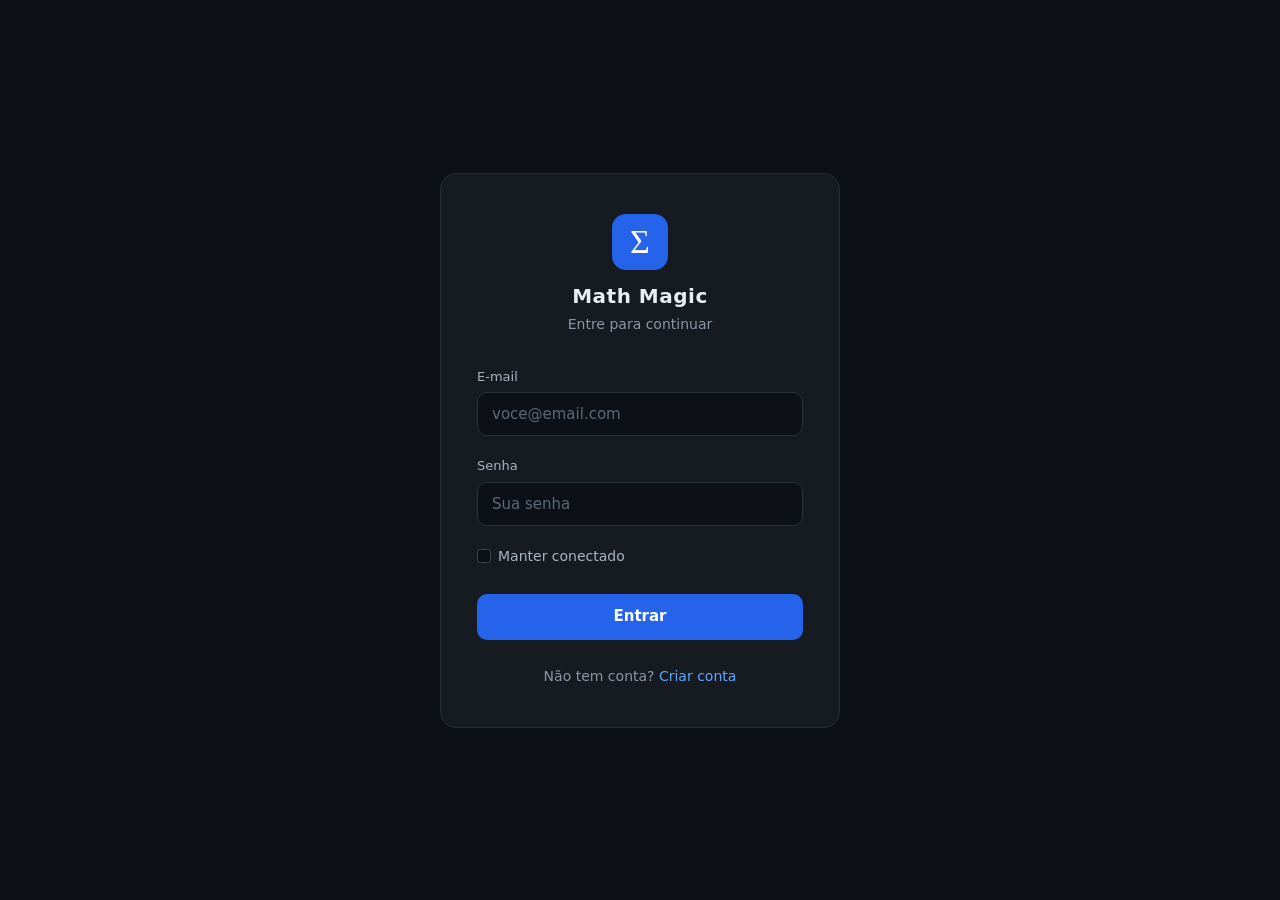
<file: index.html>
<!DOCTYPE html>
<html lang="pt-BR">

<head>
    <meta charset="UTF-8">
    <meta name="viewport" content="width=device-width, initial-scale=1.0">
    <title>Math Magic</title>
    <link rel="stylesheet" href="css/bootstrap/bootstrap.css">
    <link rel="stylesheet" href="css/index.css">
    <link rel="icon" type="image/png" href="img/LogoOF.jpg">
</head>

<body>
    <div id="Principal">
        <img id="ImagemPrincipal" src="img/formulas.avif" alt="Fórmulas matemáticas">

        <div id="Vitrine">
            <nav id="Cabecario" class="navbar navbar-expand-xl">
                <div class="container-fluid">

                    <a id="Logo" class="navbar-brand" href="AutorLifes.html">
                        <span id="Sigma" class="EstiloLetra">Σ</span>
                        <span id="NomeDaMarca" class="EstiloLetra">Math Magic</span>
                    </a>

                    <button class="navbar-toggler" type="button" data-bs-toggle="collapse" data-bs-target="#Opcoes"
                        aria-controls="Opcoes" aria-expanded="false" aria-label="Abrir menu">
                        <span class="navbar-toggler-icon"></span>
                    </button>

                    <div id="Opcoes" class="collapse navbar-collapse justify-content-end">
                        <ul class="navbar-nav align-items-xl-center">
                            <li class="nav-item">
                                <a href="index.html" class="nav-link LinksOpcoes EstiloLetra atual"
                                    aria-current="page">Início</a>
                            </li>
                            <li class="nav-item">
                                <a href="Questoes.html" class="nav-link LinksOpcoes EstiloLetra">Questões</a>
                            </li>
                            <li class="nav-item">
                                <a href="Ranking.html" class="nav-link LinksOpcoes EstiloLetra"
                                    aria-current="page">Ranking</a>
                            </li>
                            <li class="nav-item dropdown">
                                <a class="nav-link dropdown-toggle LinksOpcoes EstiloLetra" href="#" role="button"
                                    data-bs-toggle="dropdown" aria-expanded="false">UserMenu</a>
                                <div class="dropdown-menu dropdown-menu-end bg-darker" id="MenuUsuario">
                                    <h5 id="UsuarioNome">Nome:</h5>
                                    <p id="UsuarioEmail">email</p>
                                    <button class="btn btn-danger mt-1" type="button" onclick="logout()">Logout</button>
                                </div>
                            </li>
                        </ul>
                    </div>

                </div>
            </nav>

            <div id="Conteudo">
                <h5 id="FraseChamativa">SUA PLATAFORMA DE MATEMÁTICA!</h5>
                <h1 id="Titulo">Domine a Matemática do ENEM</h1>
                <p id="Descricao">Pratique, acompanhe seu desempenho e aprenda com resoluções comentadas.</p>

                <a href="Questoes.html" id="BtnQuestoes">Explorar Questões →</a>
                <a href="Materiais.html" id="BtnMateriais">Conhecer Materiais</a>

                <img src="img/cefetlogo.png" alt="logo do cefet" id="LogoDoCefet">
            </div>
        </div>
    </div>

    <script src="https://cdn.jsdelivr.net/npm/bootstrap@5.3.3/dist/js/bootstrap.bundle.min.js"></script>
    <script src="js/userMenu.js"></script>
    <script src="js/verificarLogin.js"></script>
    <script src="js/forcarLogin.js"></script>
</body>

</html>
</file>
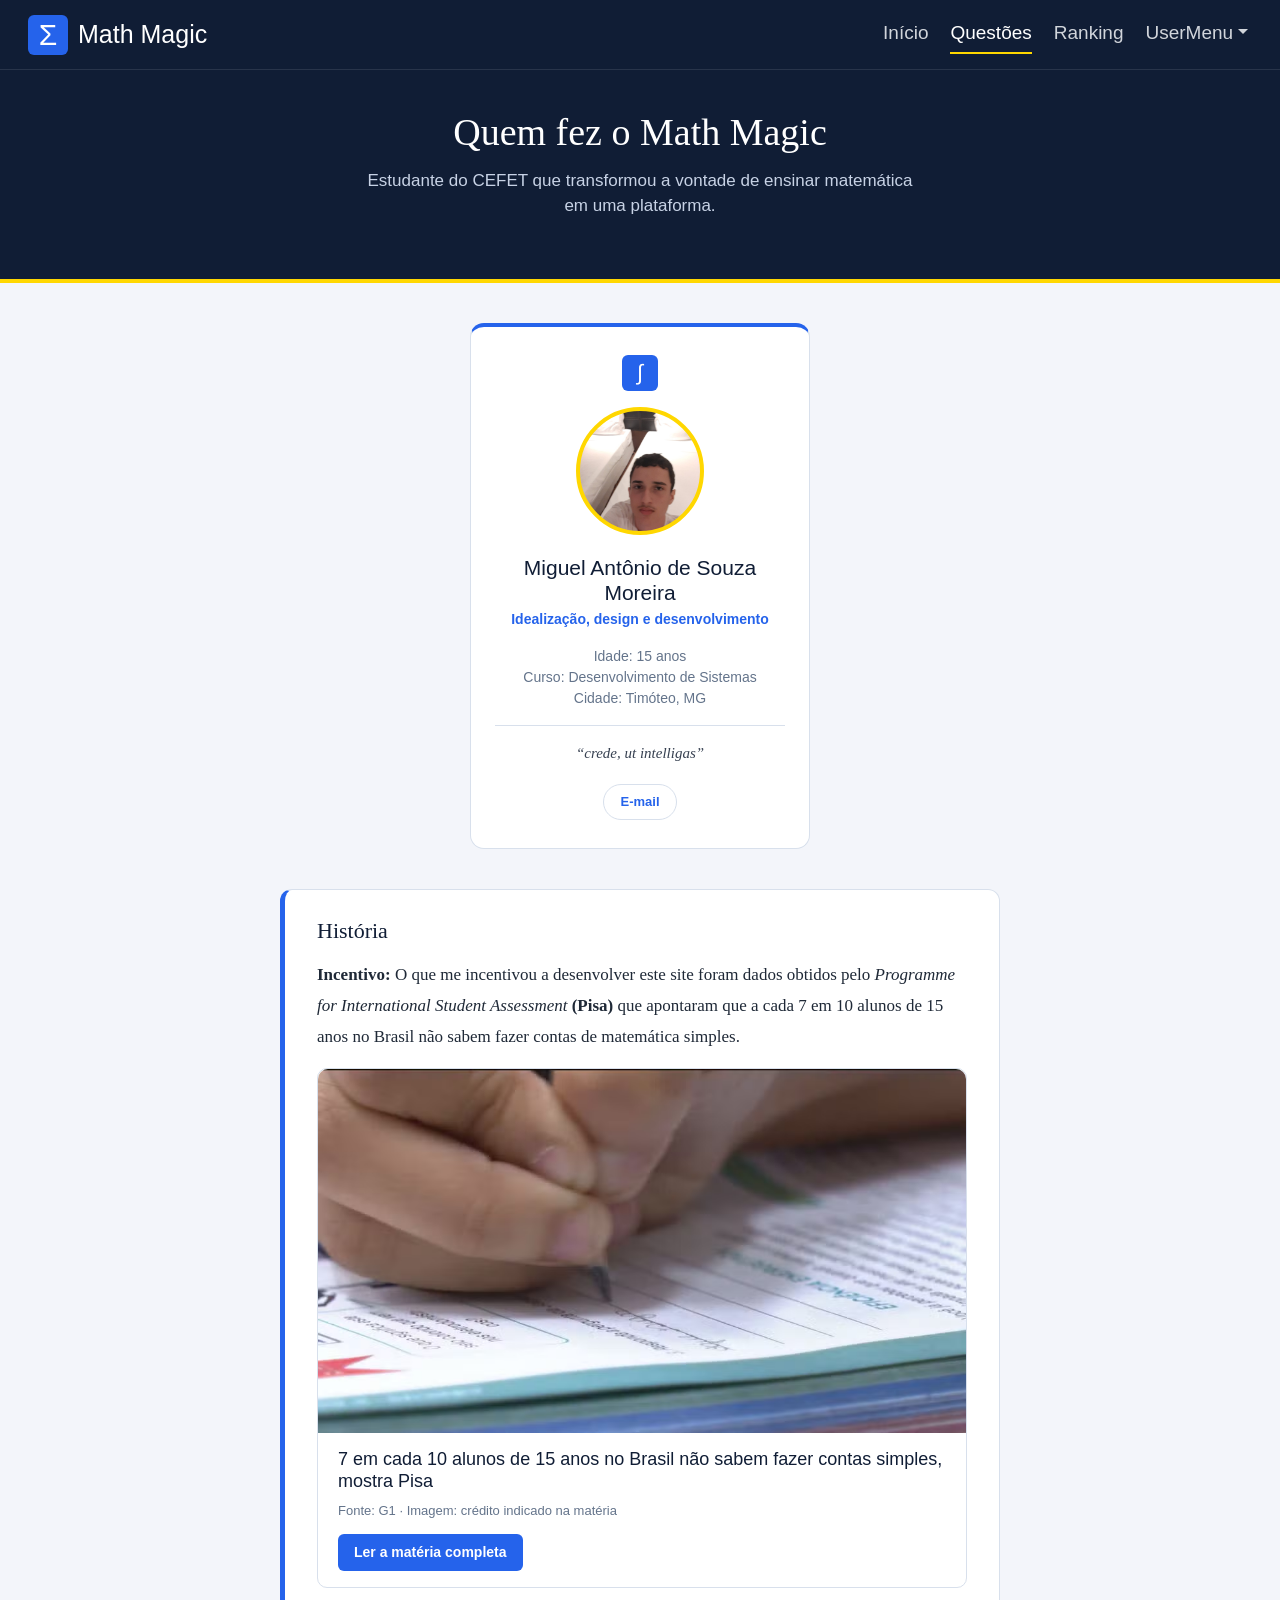
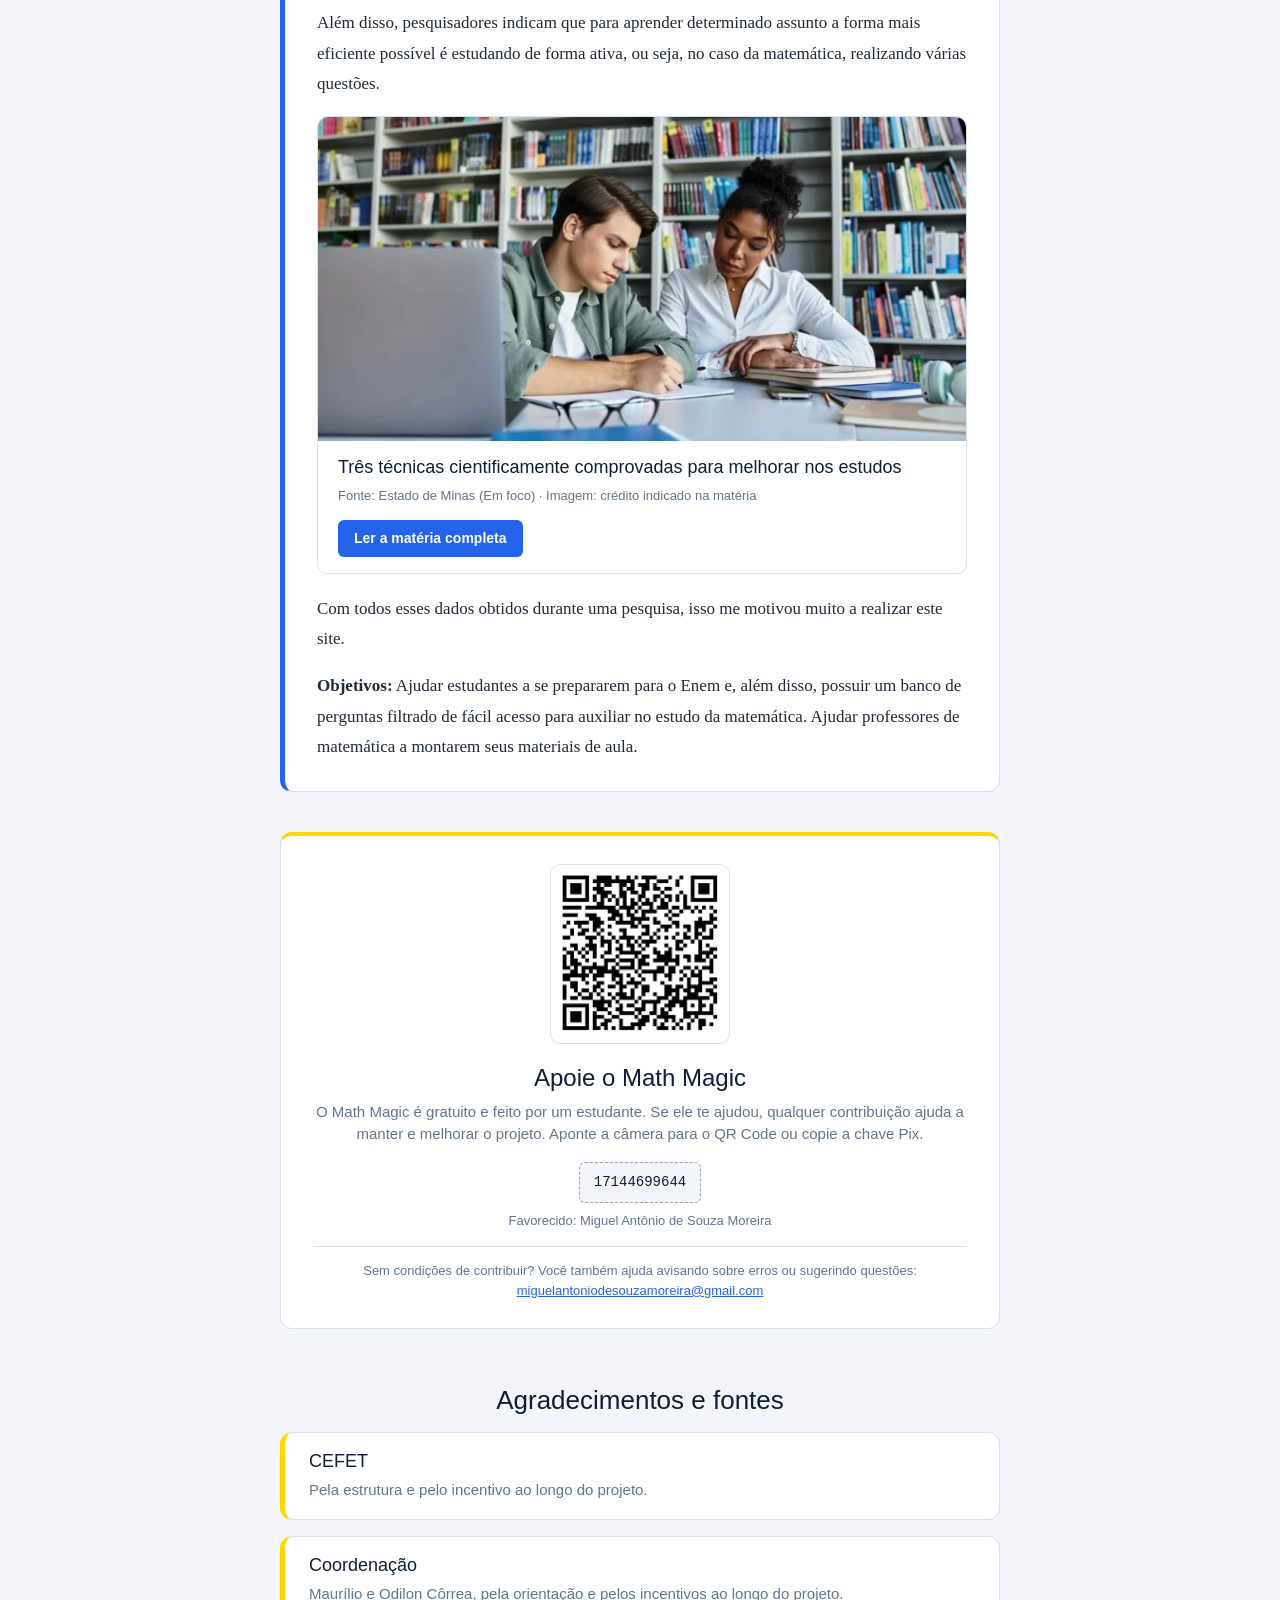
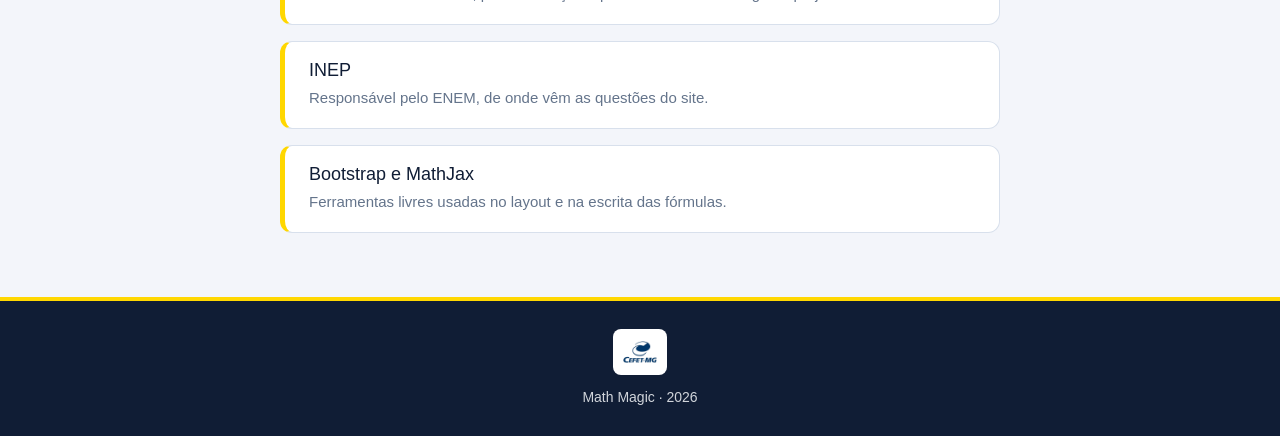
<file: AutorLifes.html>
<!DOCTYPE html>
<html lang="pt-BR">

<head>
    <meta charset="UTF-8">
    <meta name="viewport" content="width=device-width, initial-scale=1.0">
    <title>Math Magic - Créditos</title>
    <link rel="stylesheet" href="css/bootstrap/bootstrap.css">
    <link rel="stylesheet" href="css/Creditos.css">
    <link rel="icon" type="image/png" href="img/LogoOF.jpg">
</head>

<body>
    <nav id="Cabecario" class="navbar navbar-expand-md fixed-top">
        <div class="container-fluid">

            <a id="Logo" class="navbar-brand" href="AutorLifes.html">
                <span id="Sigma" class="EstiloLetra">Σ</span>
                <span id="NomeDaMarca" class="EstiloLetra">Math Magic</span>
            </a>

            <button class="navbar-toggler" type="button" data-bs-toggle="collapse" data-bs-target="#Opcoes"
                aria-controls="Opcoes" aria-expanded="false" aria-label="Abrir menu">
                <span class="navbar-toggler-icon"></span>
            </button>

            <div id="Opcoes" class="collapse navbar-collapse justify-content-end">
                <ul class="navbar-nav align-items-md-center">
                    <li class="nav-item">
                        <a href="index.html" class="nav-link LinksOpcoes EstiloLetra">Início</a>
                    </li>
                    <li class="nav-item">
                        <a href="Questoes.html" class="nav-link LinksOpcoes EstiloLetra atual"
                            aria-current="page">Questões</a>
                    </li>
                    <li class="nav-item">
                        <a href="Ranking.html" class="nav-link LinksOpcoes EstiloLetra"
                            aria-current="page">Ranking</a>
                    </li>
                    <li class="nav-item dropdown">
                        <a class="nav-link dropdown-toggle LinksOpcoes EstiloLetra" href="#" role="button"
                            data-bs-toggle="dropdown" aria-expanded="false">UserMenu</a>
                        <div class="dropdown-menu dropdown-menu-end bg-darker" id="MenuUsuario">
                            <h5 id="UsuarioNome">Nome:</h5>
                            <p id="UsuarioEmail">email</p>
                            <button class="btn btn-danger mt-1" type="button" onclick="logout()">Logout</button>
                        </div>
                    </li>
                </ul>
            </div>

        </div>
    </nav>

    <div id="Topo">
        <h1 id="Titulo">Quem fez o Math Magic</h1>
        <p id="Subtitulo">Estudante do CEFET que transformou a vontade de ensinar matemática em uma plataforma.</p>
    </div>

    <div id="Equipe">
        <div class="Autor">
            <div class="AutorSimbolo">∫</div>
            <div class="AutorFoto" role="img" aria-label="Foto de Miguel Antônio"
                style="background-image: url('img/MiguelAntonio.png');"></div>
            <h3 class="AutorNome">Miguel Antônio de Souza Moreira</h3>
            <p class="AutorFuncao">Idealização, design e desenvolvimento</p>
            <ul class="AutorDados">
                <li>Idade: 15 anos</li>
                <li>Curso: Desenvolvimento de Sistemas</li>
                <li>Cidade: Timóteo, MG</li>
            </ul>
            <p class="AutorFrase">“crede, ut intelligas”</p>
            <div class="AutorLinks">
                <a href="mailto:miguelantoniodesouzamoreira@gmail.com">E-mail</a>
            </div>
        </div>
    </div>

    <div id="Teorema">
        <h4>História</h4>
        <p><b>Incentivo:</b> O que me incentivou a desenvolver este site foram dados obtidos pelo <i>Programme for
                International Student Assessment</i> <b>(Pisa)</b> que apontaram que a cada 7 em 10 alunos de 15 anos no
            Brasil não sabem fazer contas de matemática simples.</p>

        <div class="Noticia">
            <a href="https://g1.globo.com/educacao/noticia/2026/09/08/7-em-cada-10-alunos-de-15-anos-no-brasil-nao-sabem-fazer-contas-simples-mostra-pisa.ghtml"
                target="_blank" rel="noopener">
                <img src="img/JornalImagem.png" alt="Imagem divulgada pelo G1 sobre o resultado do Pisa"
                    class="NoticiaImagem">
            </a>
            <div class="NoticiaTexto">
                <h3 class="NoticiaTitulo">7 em cada 10 alunos de 15 anos no Brasil não sabem fazer contas simples,
                    mostra Pisa</h3>
                <p class="NoticiaFonte">Fonte: G1 · Imagem: crédito indicado na matéria</p>
                <a href="https://g1.globo.com/educacao/noticia/2026/09/08/7-em-cada-10-alunos-de-15-anos-no-brasil-nao-sabem-fazer-contas-simples-mostra-pisa.ghtml"
                    target="_blank" rel="noopener" class="NoticiaLink">Ler a matéria completa</a>
            </div>
        </div>

        <p>Além disso, pesquisadores indicam que para aprender determinado assunto a forma mais eficiente
            possível é estudando de forma ativa, ou seja, no caso da matemática, realizando várias questões.</p>

        <div class="Noticia">
            <a href="https://www.em.com.br/emfoco/2026/01/25/tres-tecnicas-cientificamente-comprovadas-para-melhorar-nos-estudos/"
                target="_blank" rel="noopener">
                <img src="img/EsAtivo.png" alt="Imagem divulgada pelo Estado de Minas sobre técnicas de estudo"
                    class="NoticiaImagem">
            </a>
            <div class="NoticiaTexto">
                <h3 class="NoticiaTitulo">Três técnicas cientificamente comprovadas para melhorar nos estudos</h3>
                <p class="NoticiaFonte">Fonte: Estado de Minas (Em foco) · Imagem: crédito indicado na matéria</p>
                <a href="https://www.em.com.br/emfoco/2026/01/25/tres-tecnicas-cientificamente-comprovadas-para-melhorar-nos-estudos/"
                    target="_blank" rel="noopener" class="NoticiaLink">Ler a matéria completa</a>
            </div>
        </div>

        <p>Com todos esses dados obtidos durante uma pesquisa, isso me motivou muito a realizar este site.</p>
        <p><b>Objetivos:</b> Ajudar estudantes a se prepararem para o Enem e, além disso, possuir um banco
            de perguntas filtrado de fácil acesso para auxiliar no estudo da matemática. Ajudar professores de
            matemática a montarem seus materiais de aula.</p>
    </div>

    <div id="Apoie">
        <img src="img/Qr-code.png" alt="QR Code do Pix para apoiar o Math Magic" id="ApoieQr">
        <h2 id="ApoieTitulo">Apoie o Math Magic</h2>
        <p id="ApoieDescricao">O Math Magic é gratuito e feito por um estudante. Se ele te ajudou, qualquer
            contribuição ajuda a manter e melhorar o projeto. Aponte a câmera para o QR Code ou copie a chave Pix.
        </p>
        <div id="PixLinha">
            <div id="PixChave">17144699644</div>
        </div>
        <p id="PixAviso"></p>
        <p id="PixFavorecido">Favorecido: Miguel Antônio de Souza Moreira</p>
        <p id="ApoieOutras">Sem condições de contribuir? Você também ajuda avisando sobre erros ou sugerindo
            questões: <a href="mailto:miguelantoniodesouzamoreira@gmail.com">miguelantoniodesouzamoreira@gmail.com</a>
        </p>
    </div>

    <div id="Agradecimentos">
        <h2 id="AgradecimentosTitulo">Agradecimentos e fontes</h2>
        <div class="Agradecimento">
            <h4>CEFET</h4>
            <p>Pela estrutura e pelo incentivo ao longo do projeto.</p>
        </div>
        <div class="Agradecimento">
            <h4>Coordenação</h4>
            <p>Maurílio e Odilon Côrrea, pela orientação e pelos incentivos ao longo do projeto.</p>
        </div>
        <div class="Agradecimento">
            <h4>INEP</h4>
            <p>Responsável pelo ENEM, de onde vêm as questões do site.</p>
        </div>
        <div class="Agradecimento">
            <h4>Bootstrap e MathJax</h4>
            <p>Ferramentas livres usadas no layout e na escrita das fórmulas.</p>
        </div>
    </div>

    <div id="Rodape">
        <img src="img/cefetlogo.png" alt="logo do cefet" id="LogoDoCefet">
        <p>Math Magic · 2026</p>
    </div>

    <script src="https://cdn.jsdelivr.net/npm/bootstrap@5.3.3/dist/js/bootstrap.bundle.min.js"></script>
    <script src="js/userMenu.js"></script>
</body>

</html>
</file>
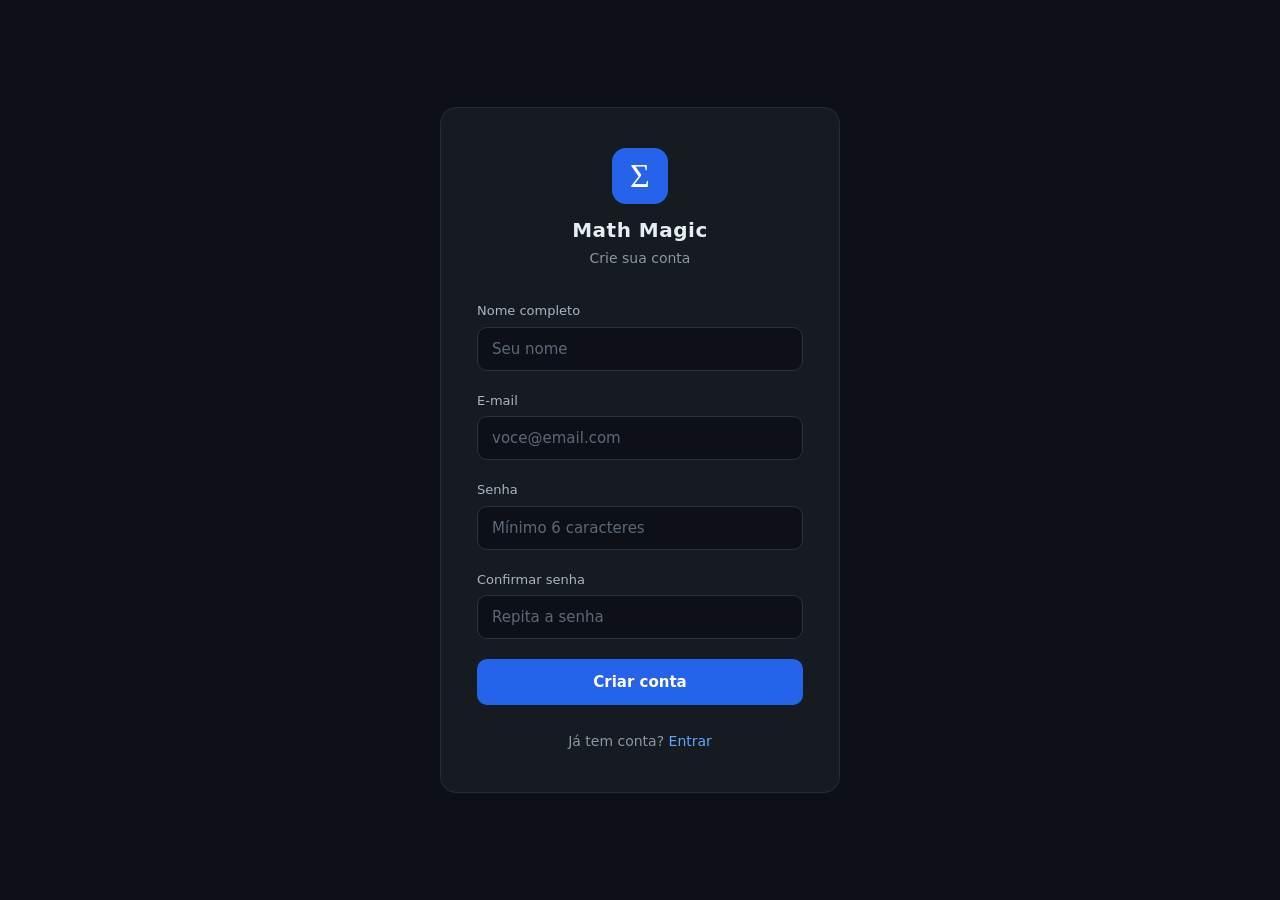
<file: Cadastro.html>
<!DOCTYPE html>
<html lang="pt-br" data-bs-theme="dark">

<head>
  <meta charset="UTF-8">
  <meta name="viewport" content="width=device-width, initial-scale=1">
  <title>Criar conta · Math Magic</title>
  <link rel="stylesheet" href="css/bootstrap/bootstrap.css">
  <link rel="stylesheet" href="css/EstilosEntrada.css">
</head>

<body>
  <main class="cartao">
    <div class="marca">
      <div class="logo" aria-hidden="true">&Sigma;</div>
      <h1 class="nome-marca">Math Magic</h1>
      <p class="subtitulo">Crie sua conta</p>
    </div>

    <form id="formulario">
      <div class="campo">
        <label for="nome">Nome completo</label>
        <input type="text" class="form-control" id="nome" placeholder="Seu nome" required>
        <div class="invalid-feedback">Digite seu nome.</div>
      </div>

      <div class="campo">
        <label for="email">E-mail</label>
        <input type="email" class="form-control" id="email" placeholder="voce@email.com" required>
        <div class="invalid-feedback">Digite um e-mail válido.</div>
      </div>

      <div class="campo">
        <label for="senha">Senha</label>
        <input type="password" class="form-control" id="senha" minlength="6" placeholder="Mínimo 6 caracteres" required>
        <div class="invalid-feedback">Use pelo menos 6 caracteres.</div>
      </div>

      <div class="campo">
        <label for="confirmar">Confirmar senha</label>
        <input type="password" class="form-control" id="confirmar" placeholder="Repita a senha" required>
        <div class="invalid-feedback">As senhas precisam ser iguais.</div>
      </div>

      <button type="submit" class="btn btn-principal" onclick="Cadastrar()" type="submit">Criar conta</button>
    </form>

    <p class="rodape">Já tem conta? <a href="Login.html">Entrar</a></p>

    <script src="js/cadastrar.js"></script>
    <script src="js/verificarLogin.js"></script>
    <script src="js/loginAtivo.js"></script>
  </main>
</body>

</html>
</file>
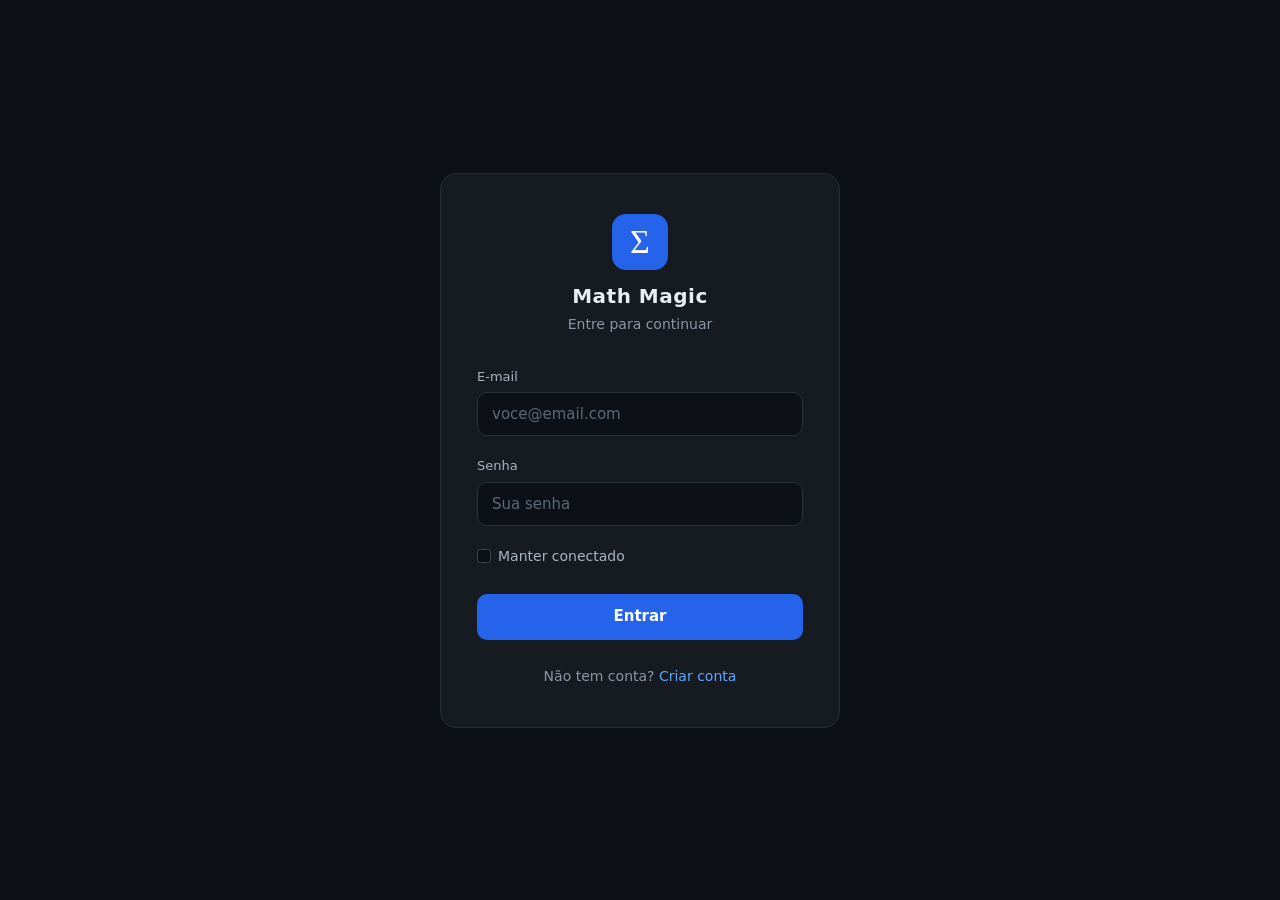
<file: Login.html>
<!DOCTYPE html>
<html lang="pt-br" data-bs-theme="dark">
<head>
  <meta charset="UTF-8">
  <meta name="viewport" content="width=device-width, initial-scale=1">
  <title>Entrar · Math Magic</title>
  <link href="css/bootstrap/bootstrap.css" rel="stylesheet">
  <link href="css/EstilosEntrada.css" rel="stylesheet">
</head>
<body>
  <main class="cartao">
    <div class="marca">
      <div class="logo" aria-hidden="true">&Sigma;</div>
      <h1 class="nome-marca">Math Magic</h1>
      <p class="subtitulo">Entre para continuar</p>
    </div>

    <form id="formulario">
      <div class="campo">
        <label for="email">E-mail</label>
        <input type="email" class="form-control" id="email" placeholder="voce@email.com" required>
        <div class="invalid-feedback">Digite um e-mail válido.</div>
      </div>

      <div class="campo">
        <label for="senha">Senha</label>
        <input type="password" class="form-control" id="senha" placeholder="Sua senha" required>
        <div class="invalid-feedback">Digite sua senha.</div>
      </div>

      <div class="form-check opcoes">
        <input class="form-check-input" type="checkbox" id="lembrar">
        <label class="form-check-label" for="lembrar">Manter conectado</label>
      </div>

      <button type="button" class="btn btn-principal" onclick="Login()">Entrar</button>
    </form>

    <p class="rodape">Não tem conta? <a href="Cadastro.html">Criar conta</a></p>
  </main>
  <script src="js/login.js"></script>
  <script src="js/verificarLogin.js"></script>
  <script src="js/loginAtivo.js"></script>
</body>
</html>
</file>
<file: css/index.css>
* {
    margin: 0px;
    padding: 0px;
}

body {
    background-color: #F4F7FC;
    font-family: Arial, Helvetica, sans-serif;
}

#Principal {
    display: flex;
    min-height: 100vh;
}

/* ===== NAVBAR (sem alterações) ===== */
#Cabecario {
    width: 100%;
    min-height: 70px;
    padding: 0;
    background-color: #101D35;
    border-bottom: 1px solid rgba(255, 255, 255, .1);
}

#Logo {
    display: flex;
    align-items: center;
    gap: 10px;
    margin: 0;
    padding: 0;
}

#Sigma {
    margin-left: 16px;
    display: flex;
    align-items: center;
    justify-content: center;
    width: 40px;
    height: 40px;
    background-color: #2563EB;
    color: white;
    font-size: 30px;
    border-radius: 6px;
}

#NomeDaMarca {
    color: white;
    font-size: 25px;
    transition: 0.2s;
}

#Logo:hover #NomeDaMarca {
    color: #FFD700;
}

#Opcoes {
    margin-right: 20px;
}

#Opcoes .navbar-nav {
    gap: 22px;
}

.LinksOpcoes,
.navbar-nav .nav-link.LinksOpcoes {
    display: inline-block;
    padding: 4px 0 6px;
    color: #D1D5DB;
    font-size: 19px;
    cursor: pointer;
    transition: color .3s, transform .3s;
}

.LinksOpcoes:hover,
.navbar-nav .nav-link.LinksOpcoes:hover {
    color: white;
    transform: scale(1.08);
}

.atual,
.navbar-nav .nav-link.atual {
    color: white;
    box-shadow: inset 0 -2px 0 #FFD700;
}

.navbar-toggler {
    margin-right: 10px;
    border-color: rgba(255, 255, 255, .4);
}

.navbar-toggler-icon {
    filter: invert(1);
}

#MenuUsuario {
    min-width: 220px;
    padding: 14px 18px;
    background-color: #101D35;
    border: 1px solid rgba(255, 255, 255, .1);
    border-radius: 10px;
}

#UsuarioNome {
    margin: 0;
    color: white;
    font-size: 16px;
    font-weight: 700;
}

#UsuarioEmail {
    margin: 2px 0 0;
    color: #D1D5DB;
    font-size: 13px;
}
/* ===== FIM NAVBAR ===== */


/* ===== IMAGEM (lado esquerdo) ===== */
#ImagemPrincipal {
    width: 45%;
    height: 100vh;
    object-fit: cover;
}


/* ===== CONTEÚDO (lado direito) ===== */
#Vitrine {
    display: flex;
    flex-direction: column;
    width: 55%;
}

#Conteudo {
    flex: 1;
    display: flex;
    flex-direction: column;
    justify-content: center;
    padding: 3vh 20px;
    text-align: center;
}

#FraseChamativa {
    margin-bottom: 2vh;
    color: blue;
    font-size: 16px;
    letter-spacing: 1px;
}

#Titulo {
    margin-bottom: 2vh;
    color: rgb(216, 63, 63);
    font-family: Cambria, Cochin, Georgia, Times, 'Times New Roman', serif;
    font-size: 44px;
}

#Descricao {
    width: 80%;
    max-width: 480px;
    margin: 0 auto 4vh auto;
    color: #444546;
    font-family: Georgia, "Times New Roman", serif;
    font-size: 17px;
    font-weight: bold;
    line-height: 26px;
}

#BtnQuestoes,
#BtnMateriais {
    display: block;
    width: 80%;
    max-width: 360px;
    margin: 0 auto 2vh auto;
    padding: 14px 20px;
    color: white;
    border-radius: 8px;
    font-size: 24px;
    font-weight: bold;
    text-decoration: none;
    transition: 0.3s;
}

#BtnQuestoes {
    background-color: #2563eb;
}

#BtnMateriais {
    background-color: #ff0000;
}

#BtnQuestoes:hover,
#BtnMateriais:hover {
    box-shadow: 4px 5px 5px rgb(106, 106, 106);
    transform: translateY(-2px);
}

#LogoDoCefet {
    display: block;
    width: 120px;
    margin: 3vh auto 0 auto;
}


/* ===== navbar colapsada (hambúrguer) ===== */
@media (max-width: 1199px) {
    #Cabecario {
        min-height: 60px;
    }

    #Sigma {
        margin-left: 10px;
    }

    #NomeDaMarca {
        font-size: 17px;
    }

    #Opcoes {
        margin: 0;
        padding: 10px 16px 14px;
    }

    #Opcoes .navbar-nav {
        gap: 6px;
    }

    .LinksOpcoes,
    .navbar-nav .nav-link.LinksOpcoes {
        font-size: 16px;
    }
}


/* ===== TABLET E CELULAR: conteúdo em cima, imagem embaixo ===== */
@media (max-width: 991px) {
    #Principal {
        flex-direction: column-reverse;
    }

    #Vitrine {
        width: 100%;
    }

    #ImagemPrincipal {
        width: 100%;
        height: 180px;
    }
}

@media (max-width: 600px) {
    #Conteudo {
        padding: 36px 20px 30px 20px;
    }

    #Titulo {
        font-size: 30px;
    }

    #Descricao {
        width: 100%;
        font-size: 16px;
    }

    #BtnQuestoes,
    #BtnMateriais {
        width: 100%;
        font-size: 20px;
    }
}

@media (max-width: 380px) {
    #NomeDaMarca {
        font-size: 15px;
    }

    #BtnQuestoes,
    #BtnMateriais {
        font-size: 18px;
    }
}
</file>
<file: css/Creditos.css>
* {
    box-sizing: border-box;
}

body {
    margin: 0;
    background-color: #F3F5FA;
    color: #1F2937;
    font-family: Arial, Helvetica, sans-serif;
    line-height: 1.5;
}

/* ===== NAVBAR (sem alterações) ===== */
#Cabecario {
    width: 100%;
    min-height: 70px;
    padding: 0;
    background-color: #101D35;
    border-bottom: 1px solid rgba(255, 255, 255, .1);
}

#Logo {
    display: flex;
    align-items: center;
    gap: 10px;
    margin: 0;
    padding: 0;
}

#Sigma {
    margin-left: 16px;
    display: flex;
    align-items: center;
    justify-content: center;
    width: 40px;
    height: 40px;
    background-color: #2563EB;
    color: white;
    font-size: 30px;
    border-radius: 6px;
}

#NomeDaMarca {
    color: white;
    font-size: 25px;
    transition: 0.2s;
}

#Logo:hover #NomeDaMarca {
    color: #FFD700;
}

#Opcoes {
    margin-right: 20px;
}

#Opcoes .navbar-nav {
    gap: 22px;
}

.LinksOpcoes,
.navbar-nav .nav-link.LinksOpcoes {
    display: inline-block;
    padding: 4px 0 6px;
    color: #D1D5DB;
    font-size: 19px;
    cursor: pointer;
    transition: color .3s, transform .3s;
}

.LinksOpcoes:hover,
.navbar-nav .nav-link.LinksOpcoes:hover {
    color: white;
    transform: scale(1.08);
}

.atual,
.navbar-nav .nav-link.atual {
    color: white;
    box-shadow: inset 0 -2px 0 #FFD700;
}

.navbar-toggler {
    margin-right: 10px;
    border-color: rgba(255, 255, 255, .4);
}

.navbar-toggler-icon {
    filter: invert(1);
}

#MenuUsuario {
    min-width: 220px;
    padding: 14px 18px;
    background-color: #101D35;
    border: 1px solid rgba(255, 255, 255, .1);
    border-radius: 10px;
}

#UsuarioNome {
    margin: 0;
    color: white;
    font-size: 16px;
    font-weight: 700;
}

#UsuarioEmail {
    margin: 2px 0 0;
    color: #D1D5DB;
    font-size: 13px;
}

#Topo {
    padding: 110px 20px 60px 20px;
    background-color: #101D35;
    border-bottom: 4px solid #FFD700;
    text-align: center;
}

#Titulo {
    margin: 0 0 12px 0;
    color: white;
    font-family: Georgia, "Times New Roman", serif;
    font-size: 38px;
}

#Subtitulo {
    max-width: 560px;
    margin: 0 auto;
    color: #C7D2E5;
    font-size: 17px;
}


/* ===== AUTOR ===== */
#Equipe {
    margin-top: 40px;
    padding: 0 20px;
}

.Autor {
    max-width: 340px;
    margin: 0 auto;
    padding: 28px 24px;
    background-color: white;
    border: 1px solid #D8E0EC;
    border-top: 4px solid #2563EB;
    border-radius: 14px;
    text-align: center;
}

.AutorSimbolo {
    width: 36px;
    height: 36px;
    margin: 0 auto 16px auto;
    background-color: #2563EB;
    color: white;
    font-size: 22px;
    line-height: 36px;
    border-radius: 6px;
}

.AutorFoto {
    width: 128px;
    height: 128px;
    margin: 0 auto 20px auto;
    background-color: #E2E8F0;
    background-size: cover;
    background-position: center;
    border: 4px solid #FFD700;
    border-radius: 50%;
}

.AutorNome {
    margin: 0 0 4px 0;
    color: #101D35;
    font-size: 21px;
}

.AutorFuncao {
    margin: 0 0 16px 0;
    color: #2563EB;
    font-size: 14px;
    font-weight: bold;
}

.AutorDados {
    margin: 0 0 16px 0;
    padding: 0;
    list-style: none;
    color: #64748B;
    font-size: 14px;
}

.AutorFrase {
    margin: 0 0 20px 0;
    padding-top: 16px;
    border-top: 1px solid #D8E0EC;
    color: #374151;
    font-family: Georgia, "Times New Roman", serif;
    font-size: 15px;
    font-style: italic;
}

.AutorLinks a {
    display: inline-block;
    padding: 7px 16px;
    color: #2563EB;
    border: 1px solid #D8E0EC;
    border-radius: 20px;
    font-size: 13px;
    font-weight: bold;
    text-decoration: none;
}

.AutorLinks a:hover {
    color: white;
    background-color: #2563EB;
    border-color: #2563EB;
}


/* ===== HISTÓRIA ===== */
#Teorema {
    width: 90%;
    max-width: 720px;
    margin: 40px auto 0 auto;
    padding: 28px 32px 12px 32px;
    background-color: white;
    border: 1px solid #D8E0EC;
    border-left: 5px solid #2563EB;
    border-radius: 12px;
    font-family: Georgia, "Times New Roman", serif;
    font-size: 17px;
    line-height: 1.8;
}

#Teorema h4 {
    margin: 0 0 16px 0;
    color: #101D35;
    font-size: 22px;
}

#Teorema p {
    margin: 0 0 16px 0;
}

.Noticia {
    margin: 0 0 20px 0;
    border: 1px solid #D8E0EC;
    border-radius: 10px;
    font-family: Arial, Helvetica, sans-serif;
    line-height: 1.5;
}

.NoticiaImagem {
    display: block;
    width: 100%;
    height: auto;
    border-radius: 10px 10px 0 0;
}

.NoticiaTexto {
    padding: 16px 20px;
}

.NoticiaTitulo {
    margin: 0 0 8px 0;
    color: #101D35;
    font-size: 18px;
}

#Teorema .NoticiaFonte {
    margin: 0 0 14px 0;
    color: #64748B;
    font-size: 13px;
}

.NoticiaLink {
    display: inline-block;
    padding: 8px 16px;
    color: white;
    background-color: #2563EB;
    border-radius: 6px;
    font-size: 14px;
    font-weight: bold;
    text-decoration: none;
}

.NoticiaLink:hover {
    color: white;
    background-color: #1D4ED8;
}

#Apoie {
    width: 90%;
    max-width: 720px;
    margin: 40px auto 0 auto;
    padding: 28px 32px;
    background-color: white;
    border: 1px solid #D8E0EC;
    border-top: 4px solid #FFD700;
    border-radius: 12px;
    text-align: center;
}

#ApoieQr {
    display: block;
    width: 180px;
    height: 180px;
    margin: 0 auto 20px auto;
    padding: 8px;
    border: 1px solid #D8E0EC;
    border-radius: 10px;
}

#ApoieTitulo {
    margin: 0 0 8px 0;
    color: #101D35;
    font-size: 24px;
}

#ApoieDescricao {
    margin: 0 0 16px 0;
    color: #64748B;
    font-size: 15px;
}

#PixChave {
    display: inline-block;
    padding: 9px 14px;
    background-color: #F3F5FA;
    border: 1px dashed #94A3B8;
    border-radius: 6px;
    color: #101D35;
    font-family: "Courier New", monospace;
    font-size: 14px;
}

#PixAviso {
    margin: 8px 0 0 0;
    color: #475569;
    font-size: 14px;
    font-weight: bold;
}

#PixFavorecido {
    margin: 4px 0 0 0;
    color: #64748B;
    font-size: 13px;
}

#ApoieOutras {
    margin: 16px 0 0 0;
    padding-top: 14px;
    border-top: 1px solid #D8E0EC;
    color: #64748B;
    font-size: 13px;
}

#ApoieOutras a {
    color: #2563EB;
}

#Agradecimentos {
    width: 90%;
    max-width: 720px;
    margin: 56px auto 0 auto;
}

#AgradecimentosTitulo {
    margin: 0 0 4px 0;
    color: #101D35;
    font-size: 26px;
    text-align: center;
}

.Agradecimento {
    margin-top: 16px;
    padding: 18px 24px;
    background-color: white;
    border: 1px solid #D8E0EC;
    border-left: 5px solid #FFD700;
    border-radius: 12px;
}

.Agradecimento h4 {
    margin: 0 0 6px 0;
    color: #101D35;
    font-size: 18px;
}

.Agradecimento p {
    margin: 0;
    color: #64748B;
    font-size: 15px;
}

#Rodape {
    margin-top: 64px;
    padding: 28px 20px;
    background-color: #101D35;
    border-top: 4px solid #FFD700;
    color: #D1D5DB;
    font-size: 14px;
    text-align: center;
}

#LogoDoCefet {
    height: 46px;
    width: auto;
    margin-bottom: 12px;
    padding: 6px 10px;
    background-color: white;
    border-radius: 8px;
}

#Rodape p {
    margin: 0;
}


@media (max-width: 600px) {
    #Topo {
        padding: 90px 20px 44px 20px;
    }

    #Titulo {
        font-size: 28px;
    }

    #Subtitulo {
        font-size: 15px;
    }

    #Teorema {
        padding: 22px 18px 8px 18px;
        font-size: 16px;
    }

    #Apoie {
        padding: 24px 18px;
    }
}

@media (max-width: 600px) {
    #Cabecario {
        height: 60px;
    }

    #Sigma {
        margin-left: 10px;
    }

    #NomeDaMarca {
        font-size: 17px;
    }

    #Opcoes {
        gap: 10px;
        margin-right: 10px;
    }

    .LinksOpcoes {
        font-size: 14px;
    }
}

@media (max-width: 380px) {
    #NomeDaMarca {
        font-size: 15px;
    }

    #Opcoes {
        gap: 8px;
        margin-right: 8px;
    }

    .LinksOpcoes {
        font-size: 13px;
    }
}
</file>
<file: css/EstilosEntrada.css>
body {
  font-family: "Inter", system-ui, sans-serif;
  font-size: 15px;
  background: #0d1117;
  color: #e6edf3;
  min-height: 100vh;
  display: flex;
  align-items: center;
  justify-content: center;
  padding: 30px 16px;
  margin: 0;
}

.cartao {
  width: 100%;
  max-width: 400px;
  background: #161b22;
  border: 1px solid #262d38;
  border-radius: 16px;
  padding: 40px 36px;
}

.marca {
  text-align: center;
  margin-bottom: 32px;
}

.logo {
  width: 56px;
  height: 56px;
  margin: 0 auto 14px;
  background: #2563eb;
  color: #ffffff;
  border-radius: 14px;
  display: flex;
  align-items: center;
  justify-content: center;
  font-family: Georgia, "Times New Roman", serif;
  font-size: 34px;
  line-height: 1;
}

.nome-marca {
  font-size: 20px;
  font-weight: 600;
  letter-spacing: 0.5px;
  margin: 0 0 6px;
}

.subtitulo {
  font-size: 14px;
  color: #8b96a5;
  margin: 0;
}

.campo {
  margin-bottom: 20px;
}

.campo label {
  display: block;
  font-size: 13px;
  color: #aab4c2;
  margin-bottom: 6px;
}

.form-control {
  background: #0d1117;
  border: 1px solid #2a323d;
  color: #e6edf3;
  height: 44px;
  padding: 0 14px;
  font-size: 15px;
  border-radius: 10px;
}

.form-control::placeholder {
  color: #5d6877;
}

.form-control:focus {
  background: #0d1117;
  color: #e6edf3;
  border-color: #2563eb;
  box-shadow: 0 0 0 3px rgba(37, 99, 235, 0.25);
}

.opcoes {
  margin-bottom: 24px;
  font-size: 14px;
  color: #aab4c2;
}

.form-check-input {
  background-color: #0d1117;
  border-color: #3a4452;
}

.form-check-input:checked {
  background-color: #2563eb;
  border-color: #2563eb;
}

.btn-principal {
  width: 100%;
  height: 46px;
  background: #2563eb;
  border: 0;
  border-radius: 10px;
  color: #ffffff;
  font-weight: 600;
  font-size: 15px;
}

.btn-principal:hover,
.btn-principal:focus {
  background: #1d4ed8;
  color: #ffffff;
}

.rodape {
  text-align: center;
  margin: 26px 0 0;
  font-size: 14px;
  color: #8b96a5;
}

a {
  color: #60a5fa;
  text-decoration: none;
}

a:hover {
  color: #93c5fd;
  text-decoration: underline;
}

.invalid-feedback {
  font-size: 13px;
}

@media (max-width: 480px) {
  .cartao {
    padding: 32px 22px;
  }
}
</file>
